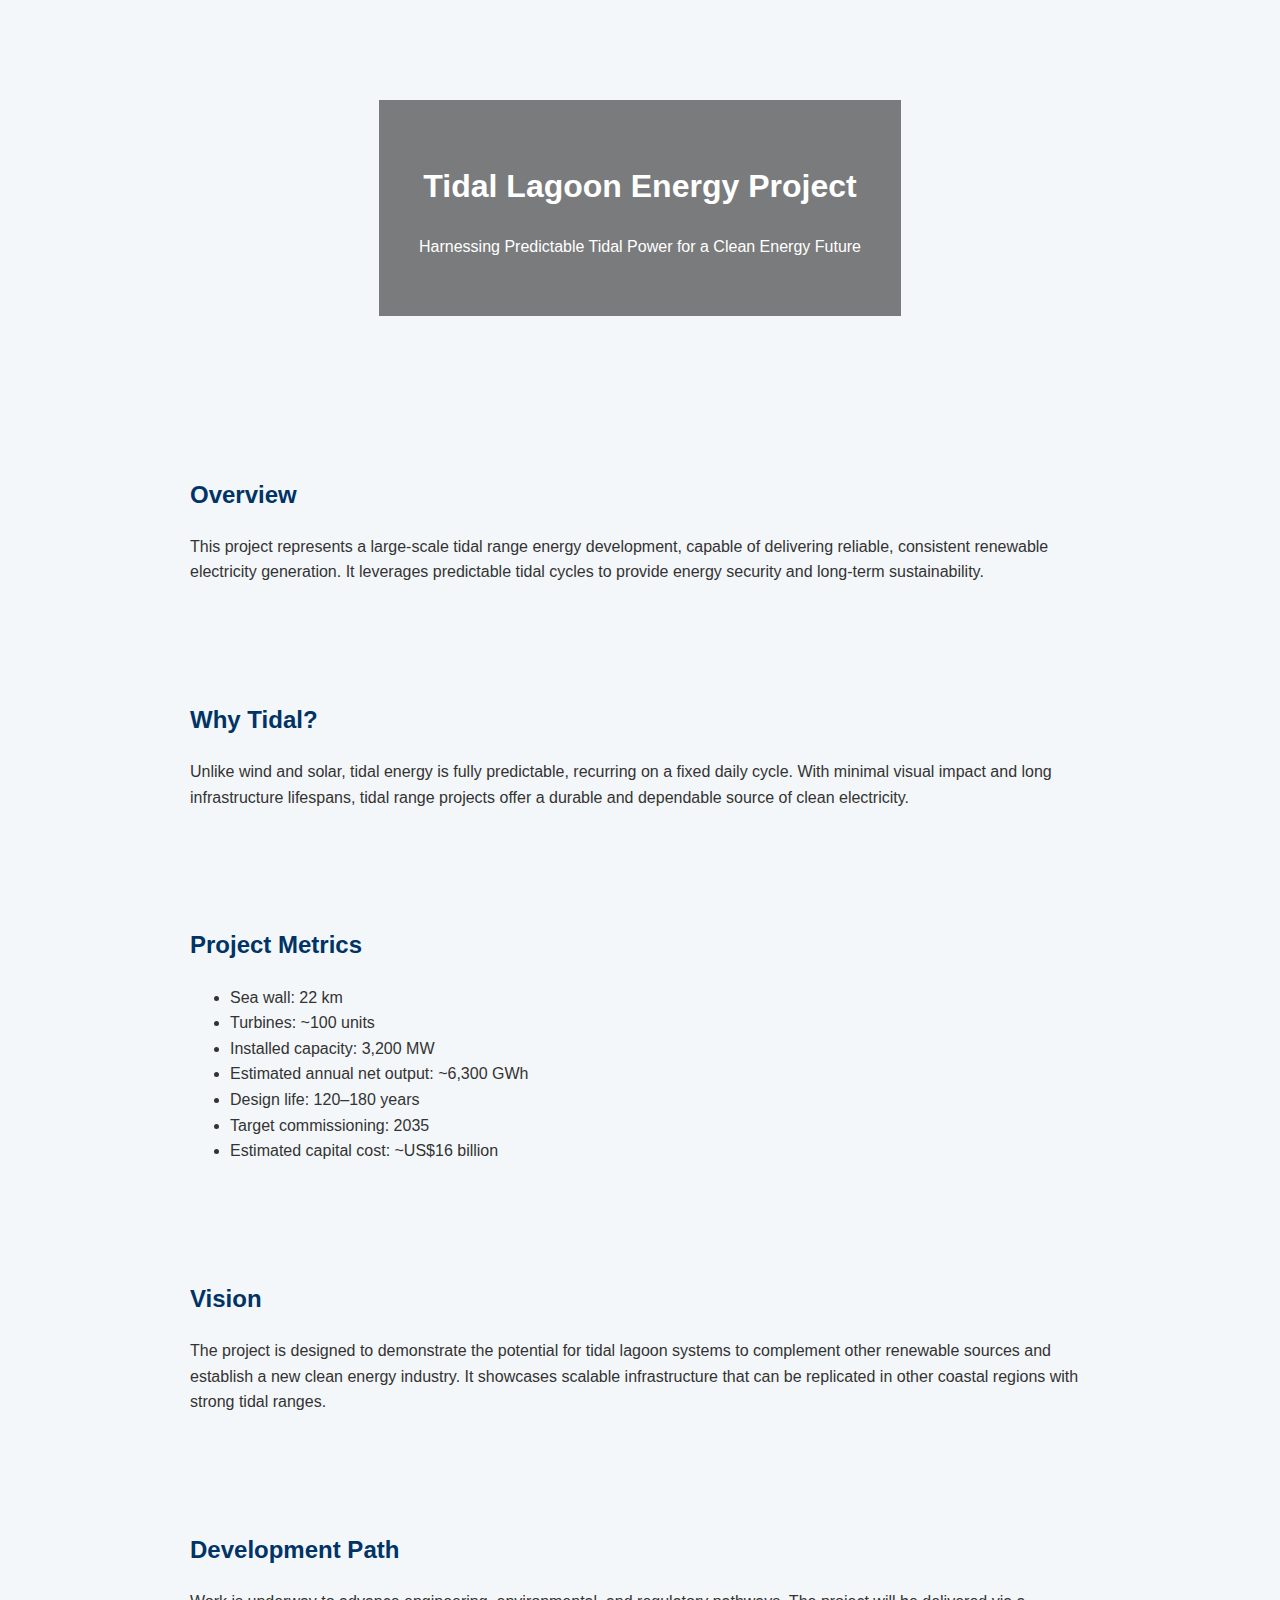
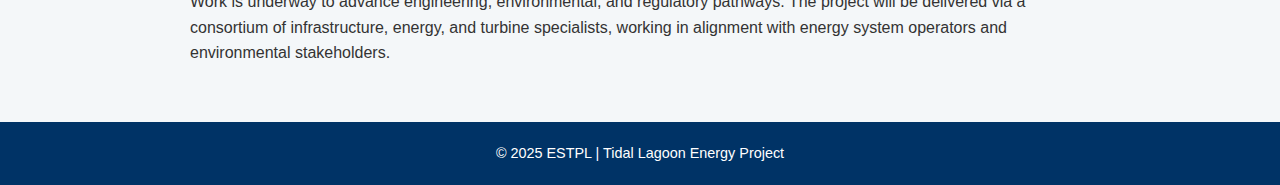
<file: index.html>
<!DOCTYPE html>
<html lang="en">
<head>
  <meta charset="UTF-8" />
  <meta name="viewport" content="width=device-width, initial-scale=1.0" />
  <title>Tidal Lagoon Energy Project | ESTPL</title>
  <style>
    body {
      font-family: Arial, sans-serif;
      line-height: 1.6;
      margin: 0;
      padding: 0;
      background-color: #f4f7f9;
      color: #333;
    }
    header {
      background-image: url('https://images.unsplash.com/photo-1505733242094-79d4d926d177?auto=format&fit=crop&w=1470&q=80');
      background-size: cover;
      background-position: center;
      color: white;
      padding: 100px 20px;
      text-align: center;
    }
    header div {
      background: rgba(0, 0, 0, 0.5);
      padding: 40px;
      display: inline-block;
    }
    section {
      padding: 40px 20px;
      max-width: 900px;
      margin: auto;
    }
    h2 {
      color: #003366;
    }
    footer {
      background-color: #003366;
      color: white;
      text-align: center;
      padding: 20px;
      font-size: 0.9em;
    }
  </style>
</head>
<body>

  <header>
    <div>
      <h1>Tidal Lagoon Energy Project</h1>
      <p>Harnessing Predictable Tidal Power for a Clean Energy Future</p>
    </div>
  </header>

  <section>
    <h2>Overview</h2>
    <p>This project represents a large-scale tidal range energy development, capable of delivering reliable, consistent renewable electricity generation. It leverages predictable tidal cycles to provide energy security and long-term sustainability.</p>
  </section>

  <section>
    <h2>Why Tidal?</h2>
    <p>Unlike wind and solar, tidal energy is fully predictable, recurring on a fixed daily cycle. With minimal visual impact and long infrastructure lifespans, tidal range projects offer a durable and dependable source of clean electricity.</p>
  </section>

  <section>
    <h2>Project Metrics</h2>
    <ul>
      <li>Sea wall: 22 km</li>
      <li>Turbines: ~100 units</li>
      <li>Installed capacity: 3,200 MW</li>
      <li>Estimated annual net output: ~6,300 GWh</li>
      <li>Design life: 120–180 years</li>
      <li>Target commissioning: 2035</li>
      <li>Estimated capital cost: ~US$16 billion</li>
    </ul>
  </section>

  <section>
    <h2>Vision</h2>
    <p>The project is designed to demonstrate the potential for tidal lagoon systems to complement other renewable sources and establish a new clean energy industry. It showcases scalable infrastructure that can be replicated in other coastal regions with strong tidal ranges.</p>
  </section>

  <section>
    <h2>Development Path</h2>
    <p>Work is underway to advance engineering, environmental, and regulatory pathways. The project will be delivered via a consortium of infrastructure, energy, and turbine specialists, working in alignment with energy system operators and environmental stakeholders.</p>
  </section>

  <footer>
    © 2025 ESTPL | Tidal Lagoon Energy Project
  </footer>

</body>
</html>
</file>
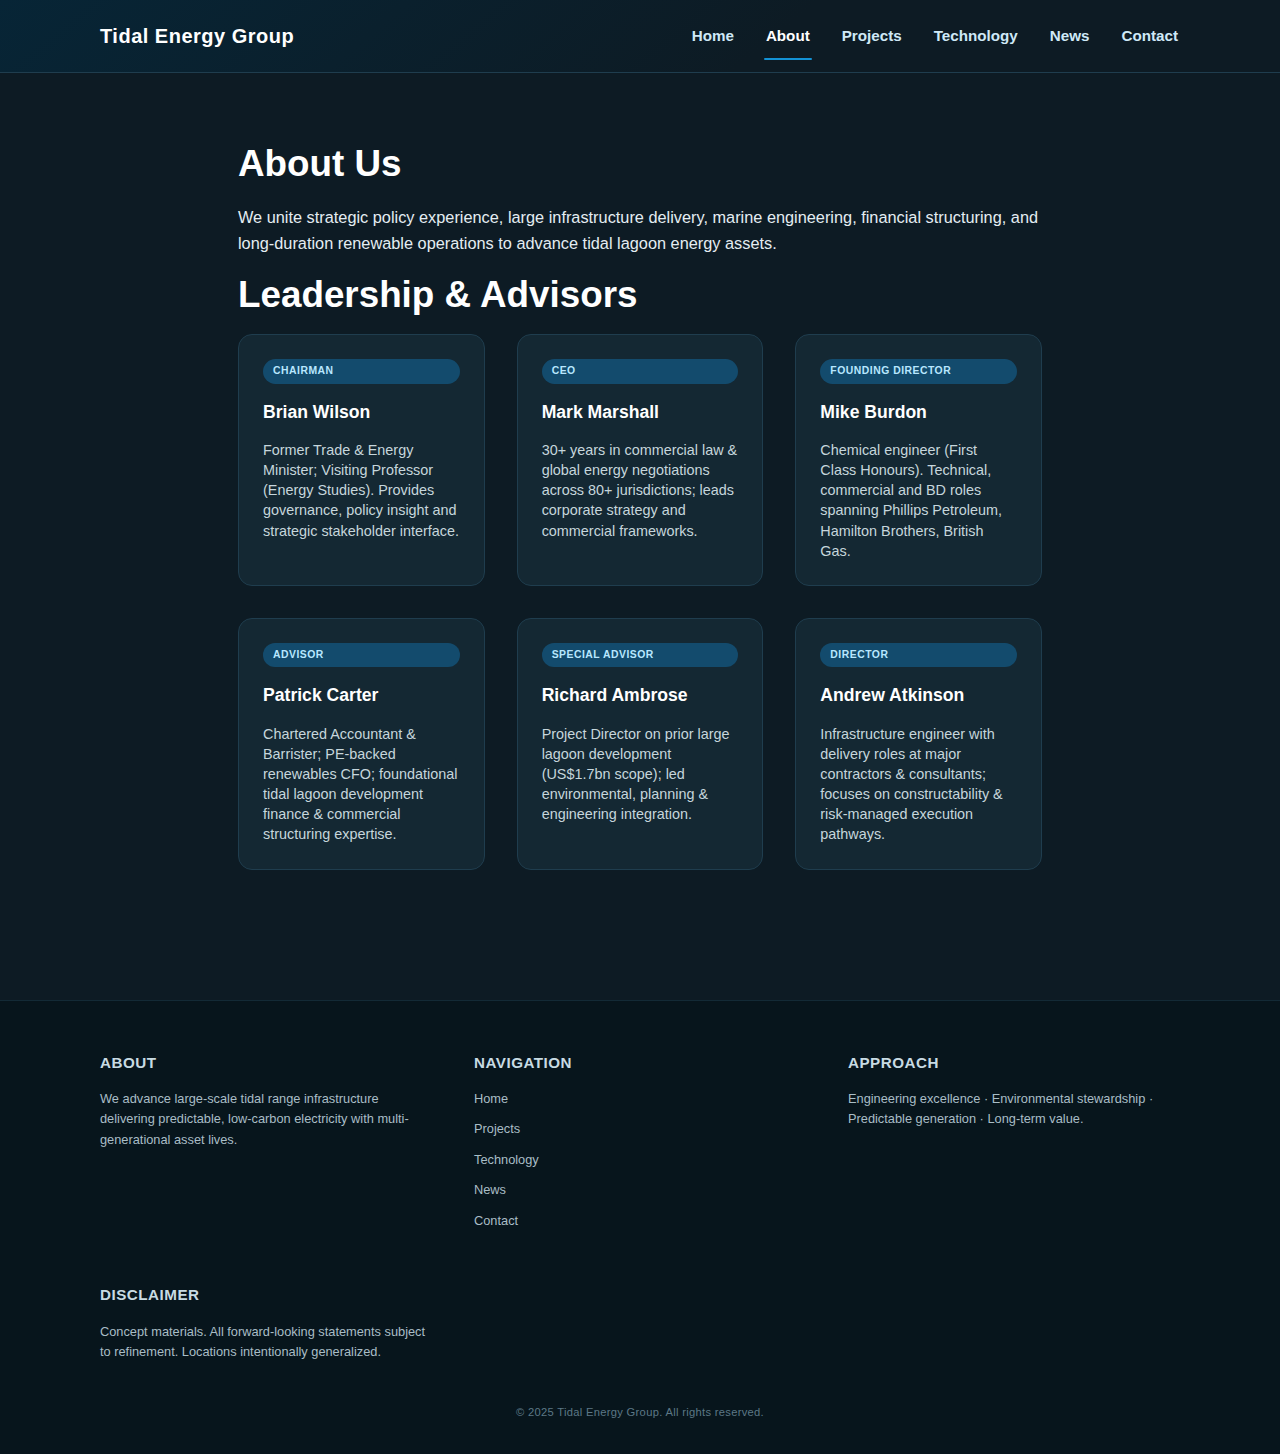
<file: about.html>
<!DOCTYPE html>
<html lang="en">
<head>
<meta charset="UTF-8">
<title>About | Tidal Energy Group</title>
<meta name="viewport" content="width=device-width, initial-scale=1.0">
<link rel="stylesheet" href="styles.css">
</head>
<body>
<header class="site-header">
  <div class="flex-row">
    <div class="brand">Tidal Energy Group</div>
    <nav class="primary-nav">
      <a href="index.html" class="">Home</a> <a href="about.html" class="active">About</a> <a href="projects.html" class="">Projects</a> <a href="technology.html" class="">Technology</a> <a href="news.html" class="">News</a> <a href="contact.html" class="">Contact</a>
    </nav>
  </div>
</header>

<div class="section narrow">
  <h2>About Us</h2>
  <p>We unite strategic policy experience, large infrastructure delivery, marine engineering, financial structuring, and long-duration renewable operations to advance tidal lagoon energy assets.</p>
  <h2>Leadership & Advisors</h2>
  <div class="grid cards cols-3">
    <div class="card">
      <span class="badge">Chairman</span>
      <h3>Brian Wilson</h3>
      <p>Former Trade & Energy Minister; Visiting Professor (Energy Studies). Provides governance, policy insight and strategic stakeholder interface.</p>
    </div>
    <div class="card">
      <span class="badge">CEO</span>
      <h3>Mark Marshall</h3>
      <p>30+ years in commercial law & global energy negotiations across 80+ jurisdictions; leads corporate strategy and commercial frameworks.</p>
    </div>
    <div class="card">
      <span class="badge">Founding Director</span>
      <h3>Mike Burdon</h3>
      <p>Chemical engineer (First Class Honours). Technical, commercial and BD roles spanning Phillips Petroleum, Hamilton Brothers, British Gas.</p>
    </div>
    <div class="card">
      <span class="badge">Advisor</span>
      <h3>Patrick Carter</h3>
      <p>Chartered Accountant & Barrister; PE-backed renewables CFO; foundational tidal lagoon development finance & commercial structuring expertise.</p>
    </div>
    <div class="card">
      <span class="badge">Special Advisor</span>
      <h3>Richard Ambrose</h3>
      <p>Project Director on prior large lagoon development (US$1.7bn scope); led environmental, planning & engineering integration.</p>
    </div>
    <div class="card">
      <span class="badge">Director</span>
      <h3>Andrew Atkinson</h3>
      <p>Infrastructure engineer with delivery roles at major contractors & consultants; focuses on constructability & risk-managed execution pathways.</p>
    </div>
  </div>
</div>

<footer class="site-footer">
  <div class="footer-inner">
    <div>
      <h4>About</h4>
      <p>We advance large-scale tidal range infrastructure delivering predictable, low-carbon electricity with multi-generational asset lives.</p>
    </div>
    <div>
      <h4>Navigation</h4>
      <p><a href="index.html">Home</a></p>
      <p><a href="projects.html">Projects</a></p>
      <p><a href="technology.html">Technology</a></p>
      <p><a href="news.html">News</a></p>
      <p><a href="contact.html">Contact</a></p>
    </div>
    <div>
      <h4>Approach</h4>
      <p>Engineering excellence · Environmental stewardship · Predictable generation · Long-term value.</p>
    </div>
    <div>
      <h4>Disclaimer</h4>
      <p>Concept materials. All forward-looking statements subject to refinement. Locations intentionally generalized.</p>
    </div>
  </div>
  <div class="footer-bottom">© 2025 Tidal Energy Group. All rights reserved.</div>
</footer>
</body>
</html>
</file>
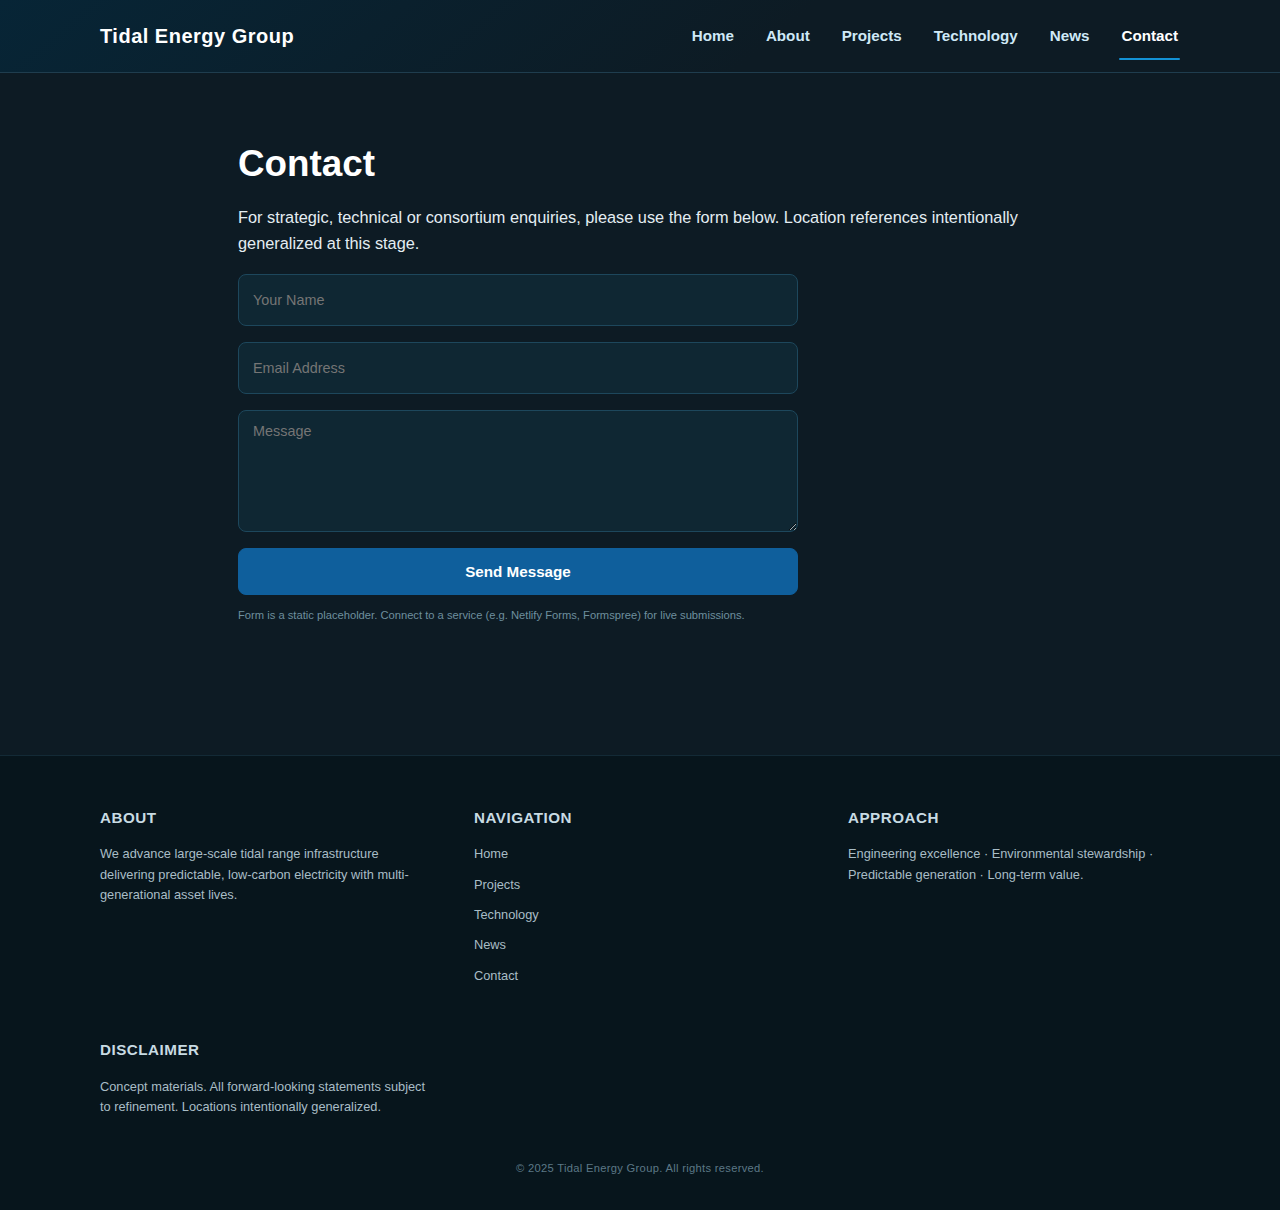
<file: contact.html>
<!DOCTYPE html>
<html lang="en">
<head>
<meta charset="UTF-8">
<title>Contact | Tidal Energy Group</title>
<meta name="viewport" content="width=device-width, initial-scale=1.0">
<link rel="stylesheet" href="styles.css">
</head>
<body>
<header class="site-header">
  <div class="flex-row">
    <div class="brand">Tidal Energy Group</div>
    <nav class="primary-nav">
      <a href="index.html" class="">Home</a> <a href="about.html" class="">About</a> <a href="projects.html" class="">Projects</a> <a href="technology.html" class="">Technology</a> <a href="news.html" class="">News</a> <a href="contact.html" class="active">Contact</a>
    </nav>
  </div>
</header>

<div class="section narrow">
  <h2>Contact</h2>
  <p>For strategic, technical or consortium enquiries, please use the form below. Location references intentionally generalized at this stage.</p>
  <form class="contact-form" onsubmit="event.preventDefault(); alert('Message placeholder – integrate backend or form service.');">
    <input type="text" name="name" placeholder="Your Name" required />
    <input type="email" name="email" placeholder="Email Address" required />
    <textarea name="message" placeholder="Message" rows="6" required></textarea>
    <button type="submit">Send Message</button>
    <div class="notice">Form is a static placeholder. Connect to a service (e.g. Netlify Forms, Formspree) for live submissions.</div>
  </form>
</div>

<footer class="site-footer">
  <div class="footer-inner">
    <div>
      <h4>About</h4>
      <p>We advance large-scale tidal range infrastructure delivering predictable, low-carbon electricity with multi-generational asset lives.</p>
    </div>
    <div>
      <h4>Navigation</h4>
      <p><a href="index.html">Home</a></p>
      <p><a href="projects.html">Projects</a></p>
      <p><a href="technology.html">Technology</a></p>
      <p><a href="news.html">News</a></p>
      <p><a href="contact.html">Contact</a></p>
    </div>
    <div>
      <h4>Approach</h4>
      <p>Engineering excellence · Environmental stewardship · Predictable generation · Long-term value.</p>
    </div>
    <div>
      <h4>Disclaimer</h4>
      <p>Concept materials. All forward-looking statements subject to refinement. Locations intentionally generalized.</p>
    </div>
  </div>
  <div class="footer-bottom">© 2025 Tidal Energy Group. All rights reserved.</div>
</footer>
</body>
</html>
</file>
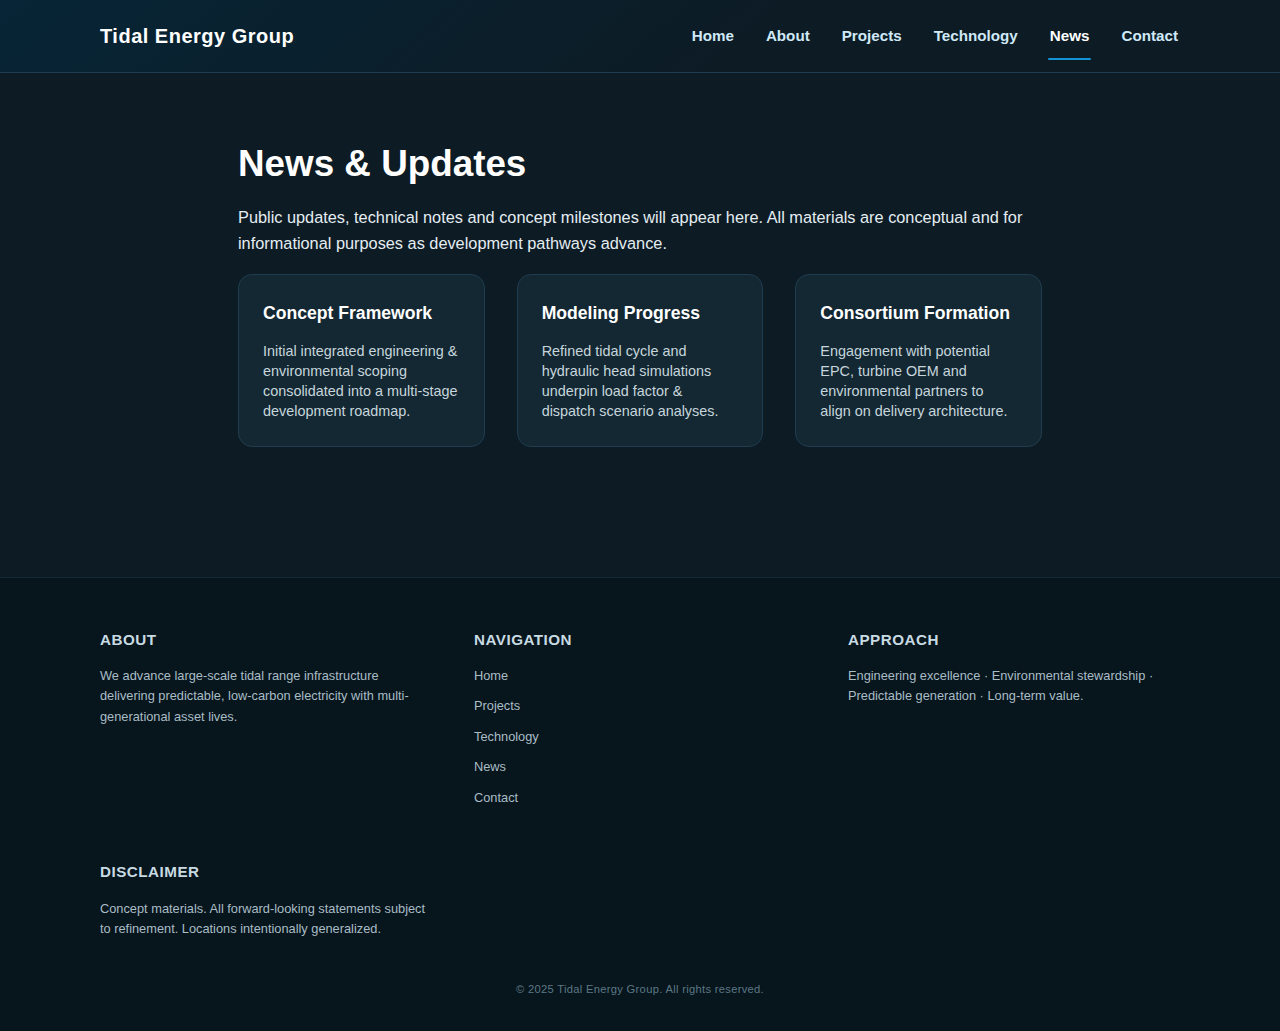
<file: news.html>
<!DOCTYPE html>
<html lang="en">
<head>
<meta charset="UTF-8">
<title>News | Tidal Energy Group</title>
<meta name="viewport" content="width=device-width, initial-scale=1.0">
<link rel="stylesheet" href="styles.css">
</head>
<body>
<header class="site-header">
  <div class="flex-row">
    <div class="brand">Tidal Energy Group</div>
    <nav class="primary-nav">
      <a href="index.html" class="">Home</a> <a href="about.html" class="">About</a> <a href="projects.html" class="">Projects</a> <a href="technology.html" class="">Technology</a> <a href="news.html" class="active">News</a> <a href="contact.html" class="">Contact</a>
    </nav>
  </div>
</header>

<div class="section narrow">
  <h2>News & Updates</h2>
  <p>Public updates, technical notes and concept milestones will appear here. All materials are conceptual and for informational purposes as development pathways advance.</p>
  <div class="grid cards cols-3">
    <div class="card">
      <h3>Concept Framework</h3>
      <p>Initial integrated engineering & environmental scoping consolidated into a multi-stage development roadmap.</p>
    </div>
    <div class="card">
      <h3>Modeling Progress</h3>
      <p>Refined tidal cycle and hydraulic head simulations underpin load factor & dispatch scenario analyses.</p>
    </div>
    <div class="card">
      <h3>Consortium Formation</h3>
      <p>Engagement with potential EPC, turbine OEM and environmental partners to align on delivery architecture.</p>
    </div>
  </div>
</div>

<footer class="site-footer">
  <div class="footer-inner">
    <div>
      <h4>About</h4>
      <p>We advance large-scale tidal range infrastructure delivering predictable, low-carbon electricity with multi-generational asset lives.</p>
    </div>
    <div>
      <h4>Navigation</h4>
      <p><a href="index.html">Home</a></p>
      <p><a href="projects.html">Projects</a></p>
      <p><a href="technology.html">Technology</a></p>
      <p><a href="news.html">News</a></p>
      <p><a href="contact.html">Contact</a></p>
    </div>
    <div>
      <h4>Approach</h4>
      <p>Engineering excellence · Environmental stewardship · Predictable generation · Long-term value.</p>
    </div>
    <div>
      <h4>Disclaimer</h4>
      <p>Concept materials. All forward-looking statements subject to refinement. Locations intentionally generalized.</p>
    </div>
  </div>
  <div class="footer-bottom">© 2025 Tidal Energy Group. All rights reserved.</div>
</footer>
</body>
</html>
</file>
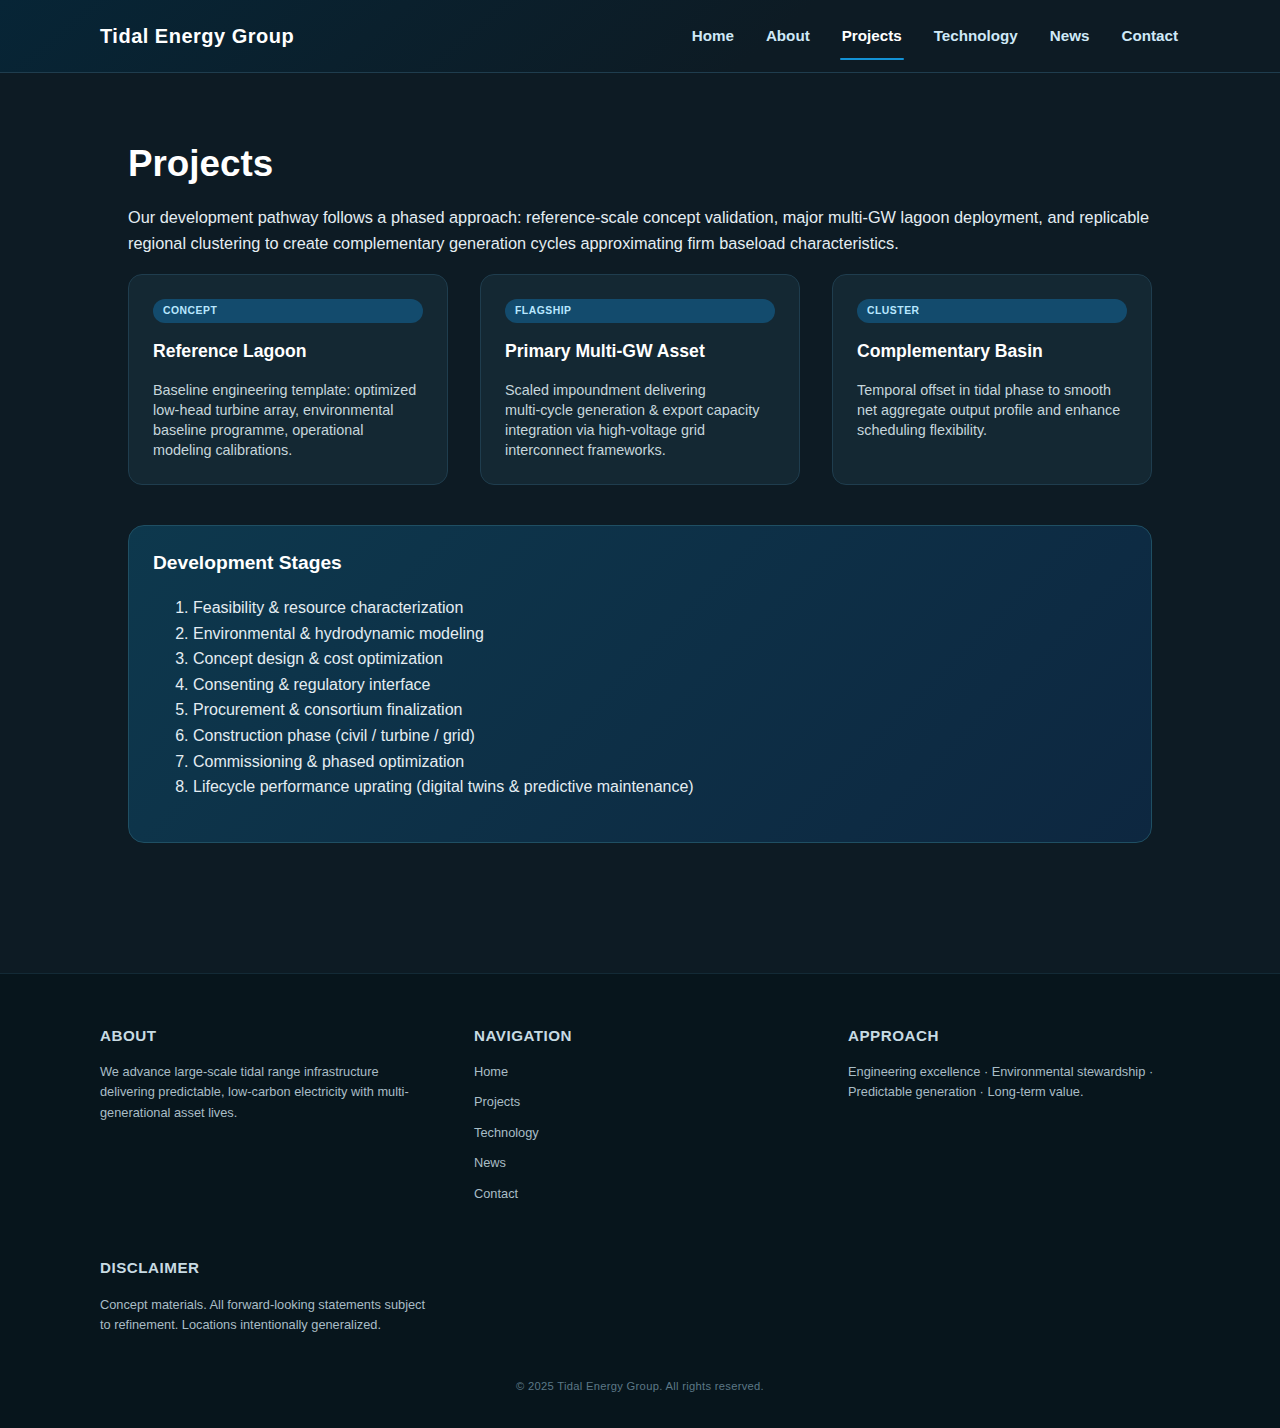
<file: projects.html>
<!DOCTYPE html>
<html lang="en">
<head>
<meta charset="UTF-8">
<title>Projects | Tidal Energy Group</title>
<meta name="viewport" content="width=device-width, initial-scale=1.0">
<link rel="stylesheet" href="styles.css">
</head>
<body>
<header class="site-header">
  <div class="flex-row">
    <div class="brand">Tidal Energy Group</div>
    <nav class="primary-nav">
      <a href="index.html" class="">Home</a> <a href="about.html" class="">About</a> <a href="projects.html" class="active">Projects</a> <a href="technology.html" class="">Technology</a> <a href="news.html" class="">News</a> <a href="contact.html" class="">Contact</a>
    </nav>
  </div>
</header>

<div class="section">
  <h2>Projects</h2>
  <p>Our development pathway follows a phased approach: reference-scale concept validation, major multi‑GW lagoon deployment, and replicable regional clustering to create complementary generation cycles approximating firm baseload characteristics.</p>
  <div class="grid cards cols-3">
    <div class="card">
      <span class="badge">Concept</span>
      <h3>Reference Lagoon</h3>
      <p>Baseline engineering template: optimized low-head turbine array, environmental baseline programme, operational modeling calibrations.</p>
    </div>
    <div class="card">
      <span class="badge">Flagship</span>
      <h3>Primary Multi‑GW Asset</h3>
      <p>Scaled impoundment delivering multi‑cycle generation & export capacity integration via high-voltage grid interconnect frameworks.</p>
    </div>
    <div class="card">
      <span class="badge">Cluster</span>
      <h3>Complementary Basin</h3>
      <p>Temporal offset in tidal phase to smooth net aggregate output profile and enhance scheduling flexibility.</p>
    </div>
  </div>
  <div class="highlight">
    <h3>Development Stages</h3>
    <ol>
      <li>Feasibility & resource characterization</li>
      <li>Environmental & hydrodynamic modeling</li>
      <li>Concept design & cost optimization</li>
      <li>Consenting & regulatory interface</li>
      <li>Procurement & consortium finalization</li>
      <li>Construction phase (civil / turbine / grid)</li>
      <li>Commissioning & phased optimization</li>
      <li>Lifecycle performance uprating (digital twins & predictive maintenance)</li>
    </ol>
  </div>
</div>

<footer class="site-footer">
  <div class="footer-inner">
    <div>
      <h4>About</h4>
      <p>We advance large-scale tidal range infrastructure delivering predictable, low-carbon electricity with multi-generational asset lives.</p>
    </div>
    <div>
      <h4>Navigation</h4>
      <p><a href="index.html">Home</a></p>
      <p><a href="projects.html">Projects</a></p>
      <p><a href="technology.html">Technology</a></p>
      <p><a href="news.html">News</a></p>
      <p><a href="contact.html">Contact</a></p>
    </div>
    <div>
      <h4>Approach</h4>
      <p>Engineering excellence · Environmental stewardship · Predictable generation · Long-term value.</p>
    </div>
    <div>
      <h4>Disclaimer</h4>
      <p>Concept materials. All forward-looking statements subject to refinement. Locations intentionally generalized.</p>
    </div>
  </div>
  <div class="footer-bottom">© 2025 Tidal Energy Group. All rights reserved.</div>
</footer>
</body>
</html>
</file>
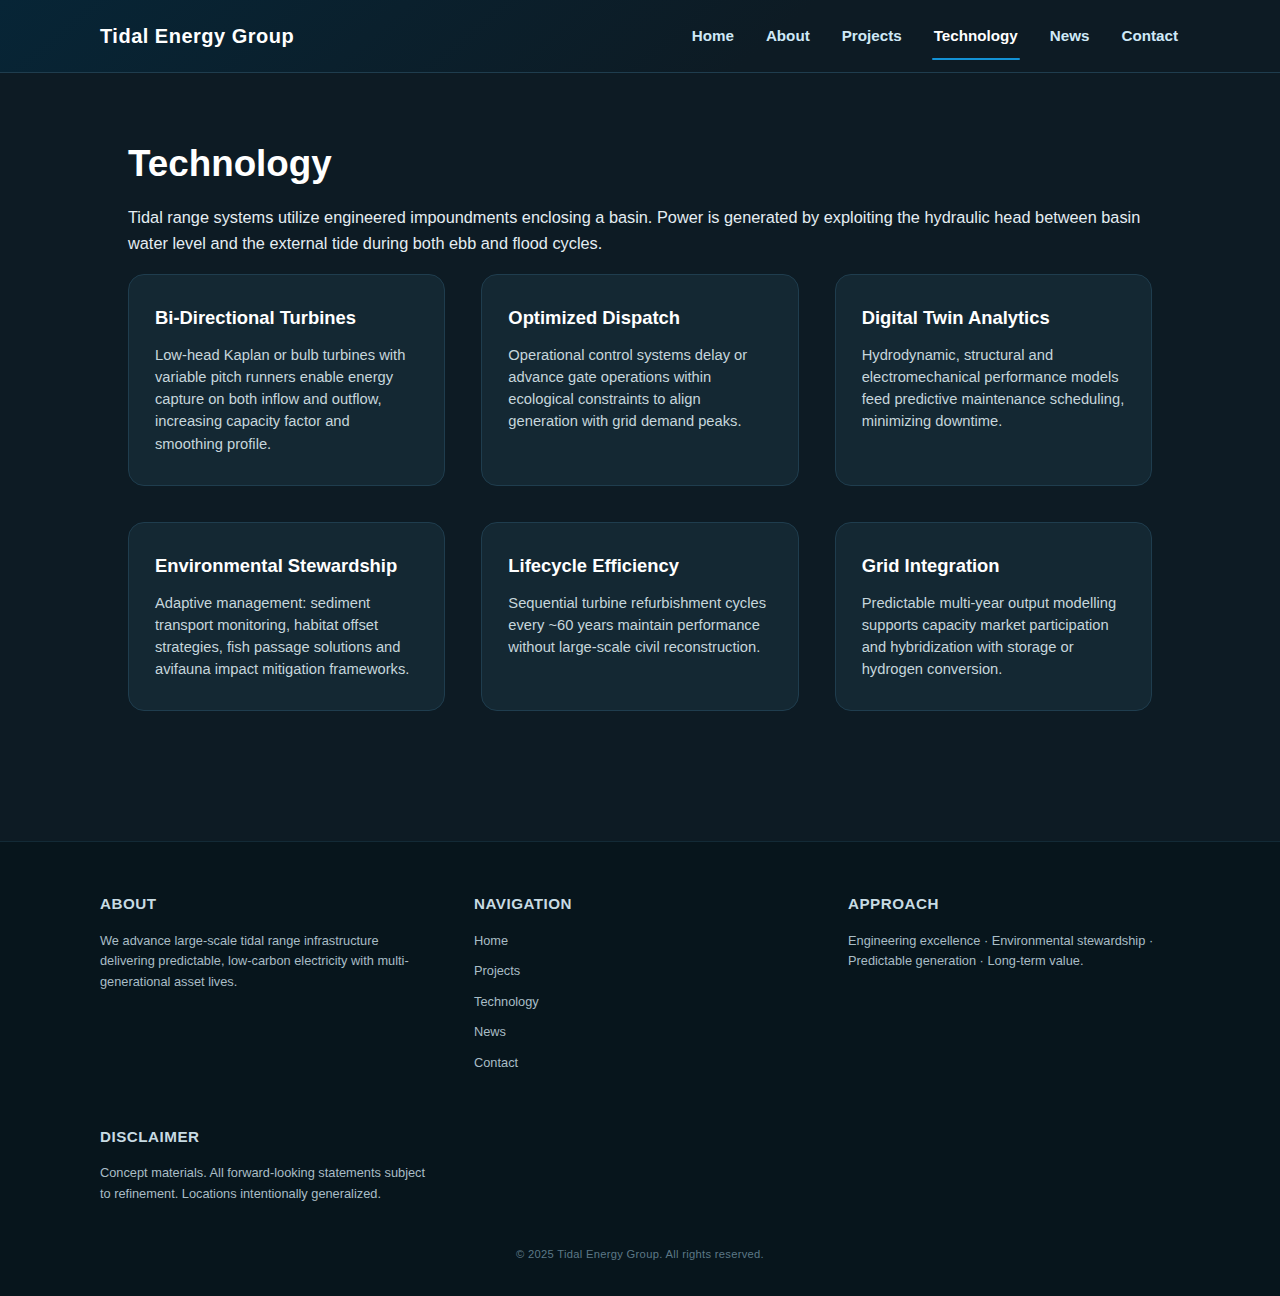
<file: technology.html>
<!DOCTYPE html>
<html lang="en">
<head>
<meta charset="UTF-8">
<title>Technology | Tidal Energy Group</title>
<meta name="viewport" content="width=device-width, initial-scale=1.0">
<link rel="stylesheet" href="styles.css">
</head>
<body>
<header class="site-header">
  <div class="flex-row">
    <div class="brand">Tidal Energy Group</div>
    <nav class="primary-nav">
      <a href="index.html" class="">Home</a> <a href="about.html" class="">About</a> <a href="projects.html" class="">Projects</a> <a href="technology.html" class="active">Technology</a> <a href="news.html" class="">News</a> <a href="contact.html" class="">Contact</a>
    </nav>
  </div>
</header>

<div class="section">
  <h2>Technology</h2>
  <p>Tidal range systems utilize engineered impoundments enclosing a basin. Power is generated by exploiting the hydraulic head between basin water level and the external tide during both ebb and flood cycles.</p>
  <div class="feature-blocks">
    <div class="feature">
      <h3>Bi-Directional Turbines</h3>
      <p>Low-head Kaplan or bulb turbines with variable pitch runners enable energy capture on both inflow and outflow, increasing capacity factor and smoothing profile.</p>
    </div>
    <div class="feature">
      <h3>Optimized Dispatch</h3>
      <p>Operational control systems delay or advance gate operations within ecological constraints to align generation with grid demand peaks.</p>
    </div>
    <div class="feature">
      <h3>Digital Twin Analytics</h3>
      <p>Hydrodynamic, structural and electromechanical performance models feed predictive maintenance scheduling, minimizing downtime.</p>
    </div>
    <div class="feature">
      <h3>Environmental Stewardship</h3>
      <p>Adaptive management: sediment transport monitoring, habitat offset strategies, fish passage solutions and avifauna impact mitigation frameworks.</p>
    </div>
    <div class="feature">
      <h3>Lifecycle Efficiency</h3>
      <p>Sequential turbine refurbishment cycles every ~60 years maintain performance without large-scale civil reconstruction.</p>
    </div>
    <div class="feature">
      <h3>Grid Integration</h3>
      <p>Predictable multi-year output modelling supports capacity market participation and hybridization with storage or hydrogen conversion.</p>
    </div>
  </div>
</div>

<footer class="site-footer">
  <div class="footer-inner">
    <div>
      <h4>About</h4>
      <p>We advance large-scale tidal range infrastructure delivering predictable, low-carbon electricity with multi-generational asset lives.</p>
    </div>
    <div>
      <h4>Navigation</h4>
      <p><a href="index.html">Home</a></p>
      <p><a href="projects.html">Projects</a></p>
      <p><a href="technology.html">Technology</a></p>
      <p><a href="news.html">News</a></p>
      <p><a href="contact.html">Contact</a></p>
    </div>
    <div>
      <h4>Approach</h4>
      <p>Engineering excellence · Environmental stewardship · Predictable generation · Long-term value.</p>
    </div>
    <div>
      <h4>Disclaimer</h4>
      <p>Concept materials. All forward-looking statements subject to refinement. Locations intentionally generalized.</p>
    </div>
  </div>
  <div class="footer-bottom">© 2025 Tidal Energy Group. All rights reserved.</div>
</footer>
</body>
</html>
</file>
<file: styles.css>
/* Core Styles */
* { box-sizing: border-box; }
body {
  margin: 0;
  font-family: Arial, sans-serif;
  line-height: 1.6;
  background: #0d1b24;
  color: #e4edf2;
  -webkit-font-smoothing: antialiased;
}
:root {
  --brand-dark: #0d1b24;
  --brand-accent: #0f5f9c;
  --brand-accent-alt: #1392d5;
  --brand-panel: #142833;
  --brand-border: #1f3d4e;
  --brand-text: #e4edf2;
  --brand-head: #ffffff;
  --max-width: 1080px;
}
a { color: var(--brand-accent-alt); text-decoration: none; }
a:hover { text-decoration: underline; }

header.site-header {
  background: linear-gradient(140deg, #072536, #0d1b24 60%);
  padding: 18px 28px;
  position: sticky;
  top: 0;
  z-index: 999;
  border-bottom: 1px solid var(--brand-border);
}
.brand {
  font-size: 1.25rem;
  font-weight: 700;
  letter-spacing: 0.5px;
  display: flex;
  align-items: center;
  gap: 8px;
  color: var(--brand-head);
}
nav.primary-nav {
  margin-left: auto;
  display: flex;
  gap: 28px;
  flex-wrap: wrap;
}
nav.primary-nav a {
  font-size: 0.95rem;
  font-weight: 600;
  color: #cfe9f7;
  position: relative;
  padding: 6px 2px;
}
nav.primary-nav a.active,
nav.primary-nav a:hover {
  color: #fff;
}
nav.primary-nav a.active::after,
nav.primary-nav a:hover::after {
  content: '';
  position: absolute;
  left: 0; bottom: -6px;
  width: 100%; height: 2px;
  background: var(--brand-accent-alt);
  border-radius: 2px;
}

.flex-row {
  display: flex;
  align-items: center;
  gap: 40px;
  max-width: var(--max-width);
  margin: 0 auto;
  flex-wrap: wrap;
}
.hero {
  min-height: 60vh;
  background: url('https://images.unsplash.com/photo-1609881229416-55648240f1a6?auto=format&fit=crop&w=1600&q=80') center/cover no-repeat;
  display: flex;
  align-items: center;
  position: relative;
}
.hero::after {
  content:'';
  position: absolute;
  inset: 0;
  background: rgba(7,22,30,0.55);
}
.hero-inner {
  position: relative;
  z-index: 2;
  max-width: var(--max-width);
  margin: 0 auto;
  padding: 80px 28px;
}
.hero h1 {
  font-size: clamp(2.3rem, 6vw, 3.2rem);
  margin: 0 0 18px;
  line-height: 1.05;
  color: #fff;
}
.hero p.lead {
  font-size: clamp(1.05rem, 2.5vw, 1.35rem);
  max-width: 720px;
  color: #e2f4ff;
  margin: 0 0 28px;
}

.button-row {
  display: flex;
  gap: 16px;
  flex-wrap: wrap;
}
.btn {
  background: var(--brand-accent);
  color: #fff;
  padding: 12px 22px;
  font-weight: 600;
  border-radius: 6px;
  display: inline-flex;
  align-items: center;
  gap: 8px;
  transition: background .25s;
  border: 1px solid var(--brand-accent);
}
.btn:hover {
  background: var(--brand-accent-alt);
  text-decoration: none;
}
.btn.outline {
  background: transparent;
  color: #cfe9f7;
  border-color: #2e596e;
}
.btn.outline:hover {
  background: #123546;
  color: #fff;
}

.section {
  padding: 70px 28px;
  max-width: var(--max-width);
  margin: 0 auto;
}
.section.narrow { max-width: 860px; }
.section h2 {
  font-size: clamp(1.8rem, 4.5vw, 2.3rem);
  margin: 0 0 18px;
  line-height: 1.15;
  color: #fff;
}
.section p {
  margin: 0 0 18px;
  font-size: 1.02rem;
}
.grid {
  display: grid;
  gap: 32px;
}
.grid.cols-3 { grid-template-columns: repeat(auto-fit, minmax(240px, 1fr)); }
.grid.cards .card {
  background: var(--brand-panel);
  border: 1px solid var(--brand-border);
  border-radius: 14px;
  padding: 24px;
  display: flex;
  flex-direction: column;
  gap: 14px;
  position: relative;
  overflow: hidden;
}
.card h3 {
  margin: 0;
  font-size: 1.1rem;
  color: #fff;
}
.card p {
  font-size: 0.9rem;
  margin: 0;
  color: #c6d6dc;
  line-height: 1.4;
}
.badge {
  display: inline-block;
  background: #134b6d;
  color: #b8e7ff;
  padding: 4px 10px;
  font-size: 0.65rem;
  border-radius: 50px;
  letter-spacing: 0.5px;
  text-transform: uppercase;
  font-weight: 700;
}

.table-wrap {
  overflow-x: auto;
  border: 1px solid var(--brand-border);
  border-radius: 10px;
  background: var(--brand-panel);
  padding: 8px 4px 14px;
}
table {
  width: 100%;
  border-collapse: collapse;
  font-size: 0.9rem;
}
th, td {
  padding: 10px 12px;
  border-bottom: 1px solid #1f3948;
  text-align: left;
}
th {
  background: #123547;
  color: #fff;
  font-weight: 600;
  font-size: 0.75rem;
  letter-spacing: 0.5px;
  text-transform: uppercase;
}
tr:last-child td { border-bottom: none; }

.feature-blocks {
  display: grid;
  gap: 36px;
  grid-template-columns: repeat(auto-fit, minmax(300px,1fr));
}
.feature {
  background: var(--brand-panel);
  border: 1px solid var(--brand-border);
  padding: 28px 26px 30px;
  border-radius: 16px;
  position: relative;
}
.feature h3 {
  margin: 0 0 12px;
  font-size: 1.15rem;
  color: #fff;
}
.feature p {
  margin: 0;
  font-size: 0.92rem;
  line-height: 1.5;
  color: #c6d6dc;
}

footer.site-footer {
  background: #07151c;
  padding: 50px 28px 32px;
  margin-top: 60px;
  border-top: 1px solid #132a36;
}
.footer-inner {
  max-width: var(--max-width);
  margin: 0 auto;
  display: grid;
  gap: 42px;
  grid-template-columns: repeat(auto-fit, minmax(240px, 1fr));
}
.footer-inner h4 {
  margin: 0 0 14px;
  font-size: 0.95rem;
  letter-spacing: 0.5px;
  text-transform: uppercase;
  color: #c8dbe3;
}
.footer-inner p, .footer-inner a {
  font-size: 0.8rem;
  color: #a9bdc6;
  margin: 0 0 10px;
}
.footer-bottom {
  max-width: var(--max-width);
  margin: 32px auto 0;
  font-size: 0.7rem;
  text-align: center;
  color: #5c7886;
  letter-spacing: 0.3px;
}
form.contact-form {
  display: grid;
  gap: 16px;
  max-width: 560px;
}
form.contact-form input,
form.contact-form textarea {
  background: #0f2733;
  border: 1px solid #1d475c;
  color: #e4edf2;
  padding: 12px 14px;
  font-size: 0.9rem;
  border-radius: 8px;
  font-family: inherit;
  resize: vertical;
  min-height: 52px;
}
form.contact-form input:focus,
form.contact-form textarea:focus {
  outline: 2px solid var(--brand-accent-alt);
}
form.contact-form button {
  background: var(--brand-accent);
  border: 1px solid var(--brand-accent);
  color: #fff;
  padding: 14px 20px;
  font-size: 0.95rem;
  font-weight: 600;
  border-radius: 8px;
  cursor: pointer;
  transition: background .25s;
}
form.contact-form button:hover {
  background: var(--brand-accent-alt);
}
.notice {
  font-size: 0.7rem;
  color: #6d8f9e;
  margin-top: -4px;
}

.img-block {
  aspect-ratio: 3/2;
  width: 100%;
  border-radius: 14px;
  background: #123547 center/cover no-repeat;
  border: 1px solid #1f3948;
  position: relative;
  overflow: hidden;
}
.caption {
  font-size: 0.65rem;
  color: #7097a8;
  margin-top: 6px;
  letter-spacing: 0.5px;
  text-transform: uppercase;
}

.highlight {
  background: linear-gradient(135deg,#0d384d,#0d2740);
  border: 1px solid #1f4f63;
  padding: 22px 24px 26px;
  border-radius: 16px;
  margin-top: 40px;
}
.highlight h3 {
  margin:0 0 12px;
  font-size: 1.2rem;
  color:#fff;
}

@media (max-width: 760px){
  nav.primary-nav {
    gap: 16px;
  }
  .feature-blocks { gap: 24px; }
  .hero { min-height: 70vh; }
  .hero h1 { font-size: 2.2rem; }
}
</file>
